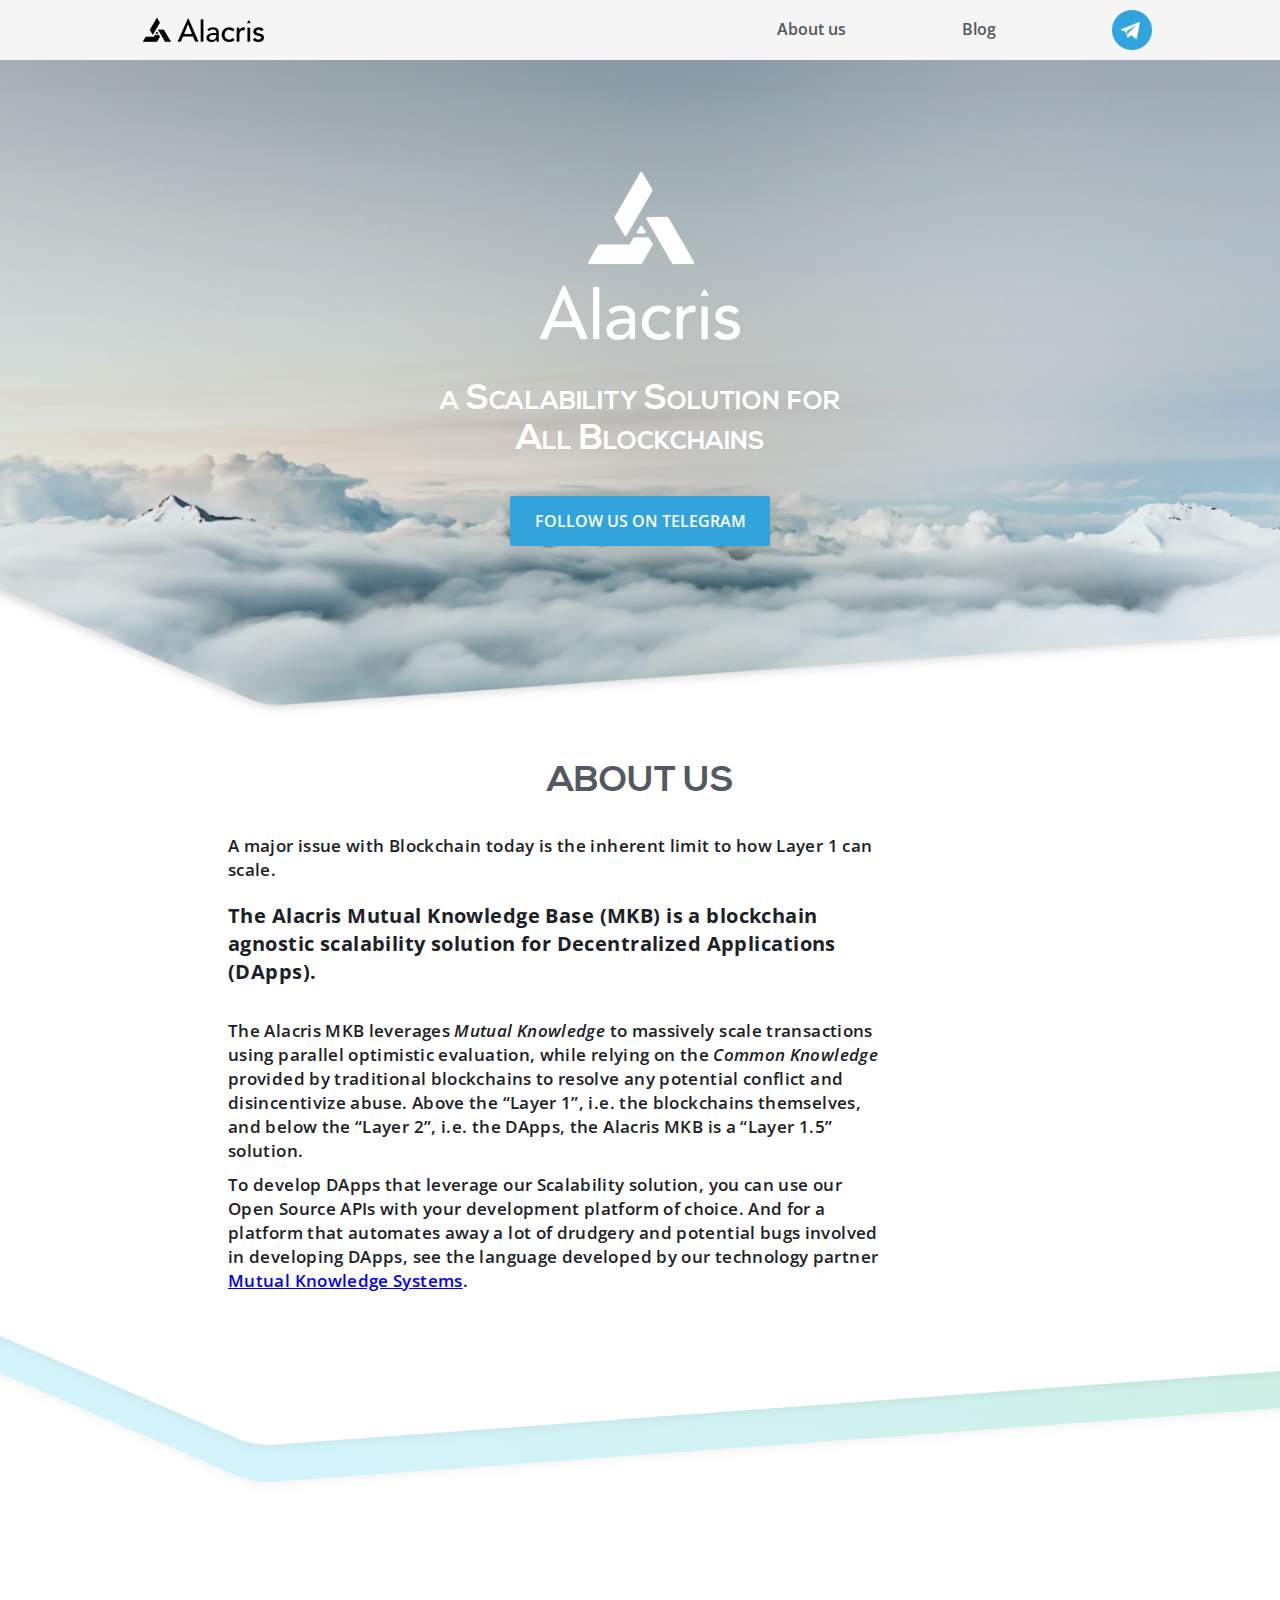
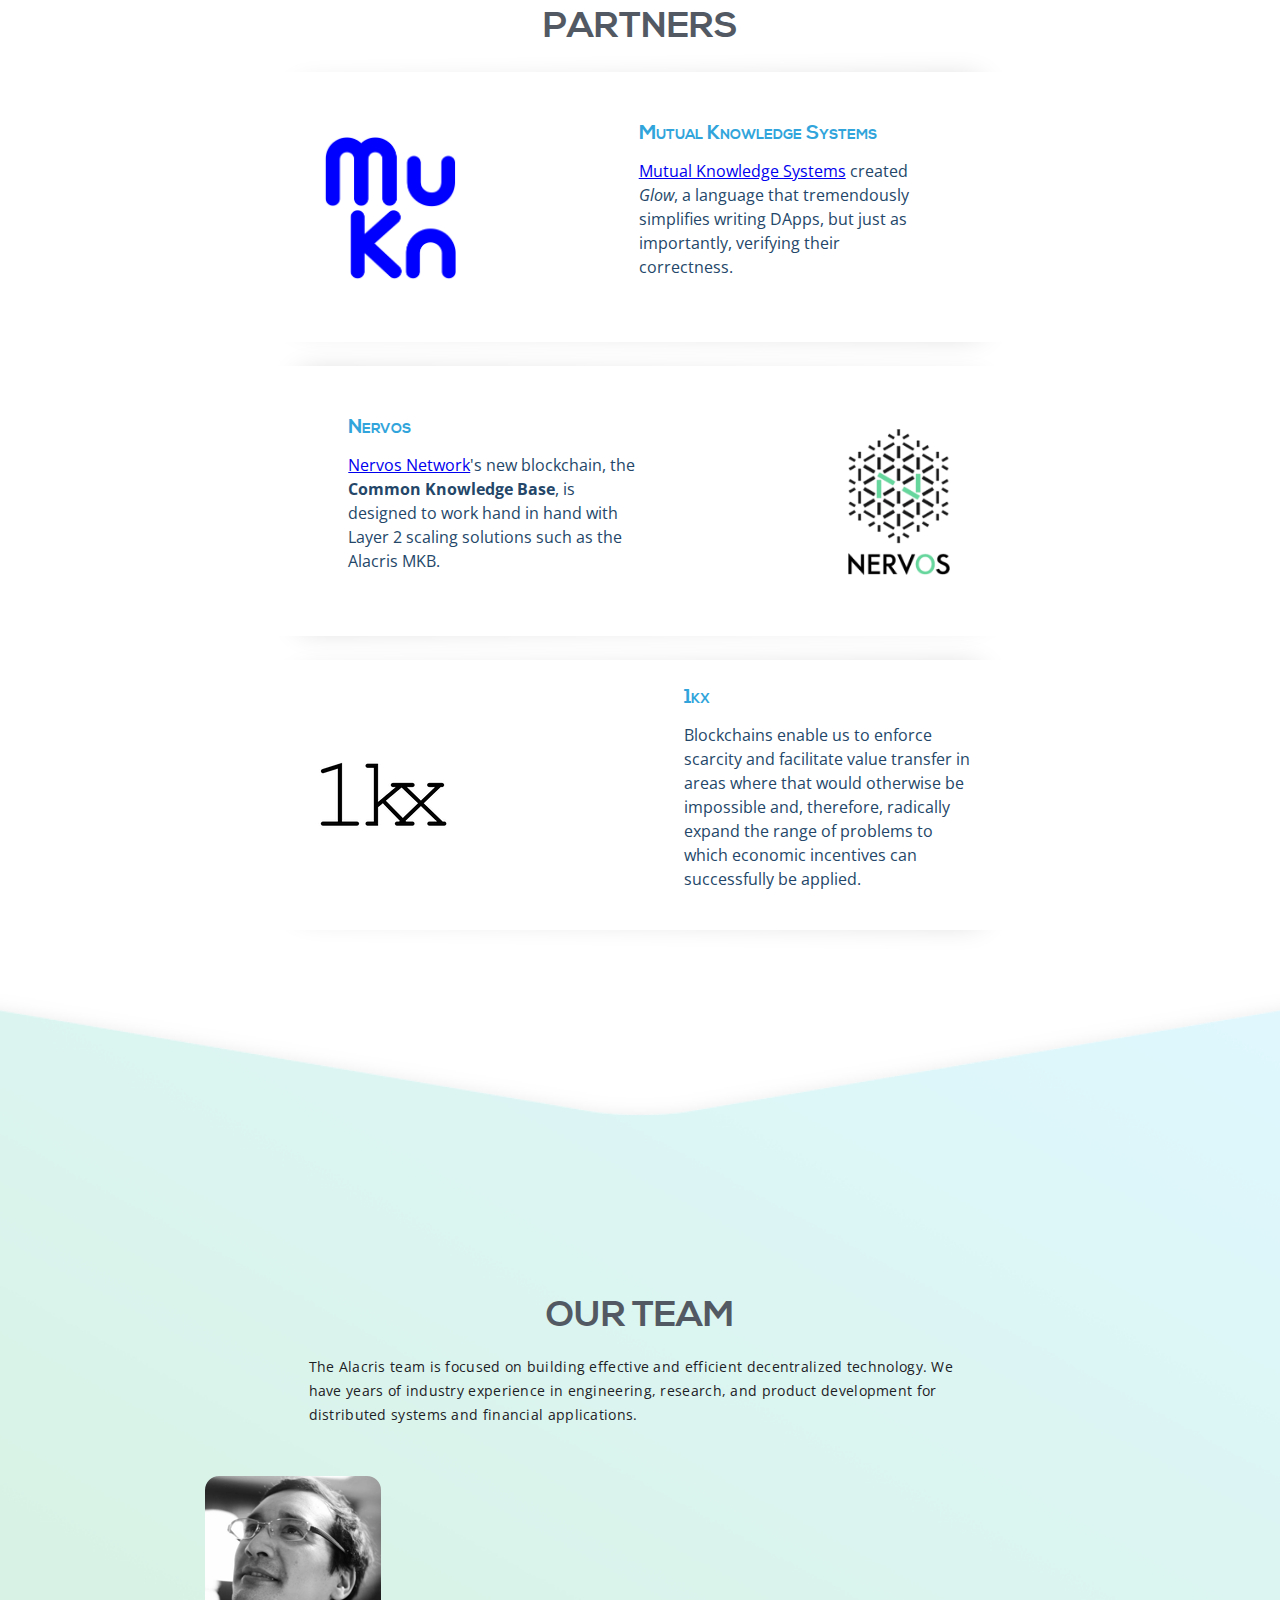
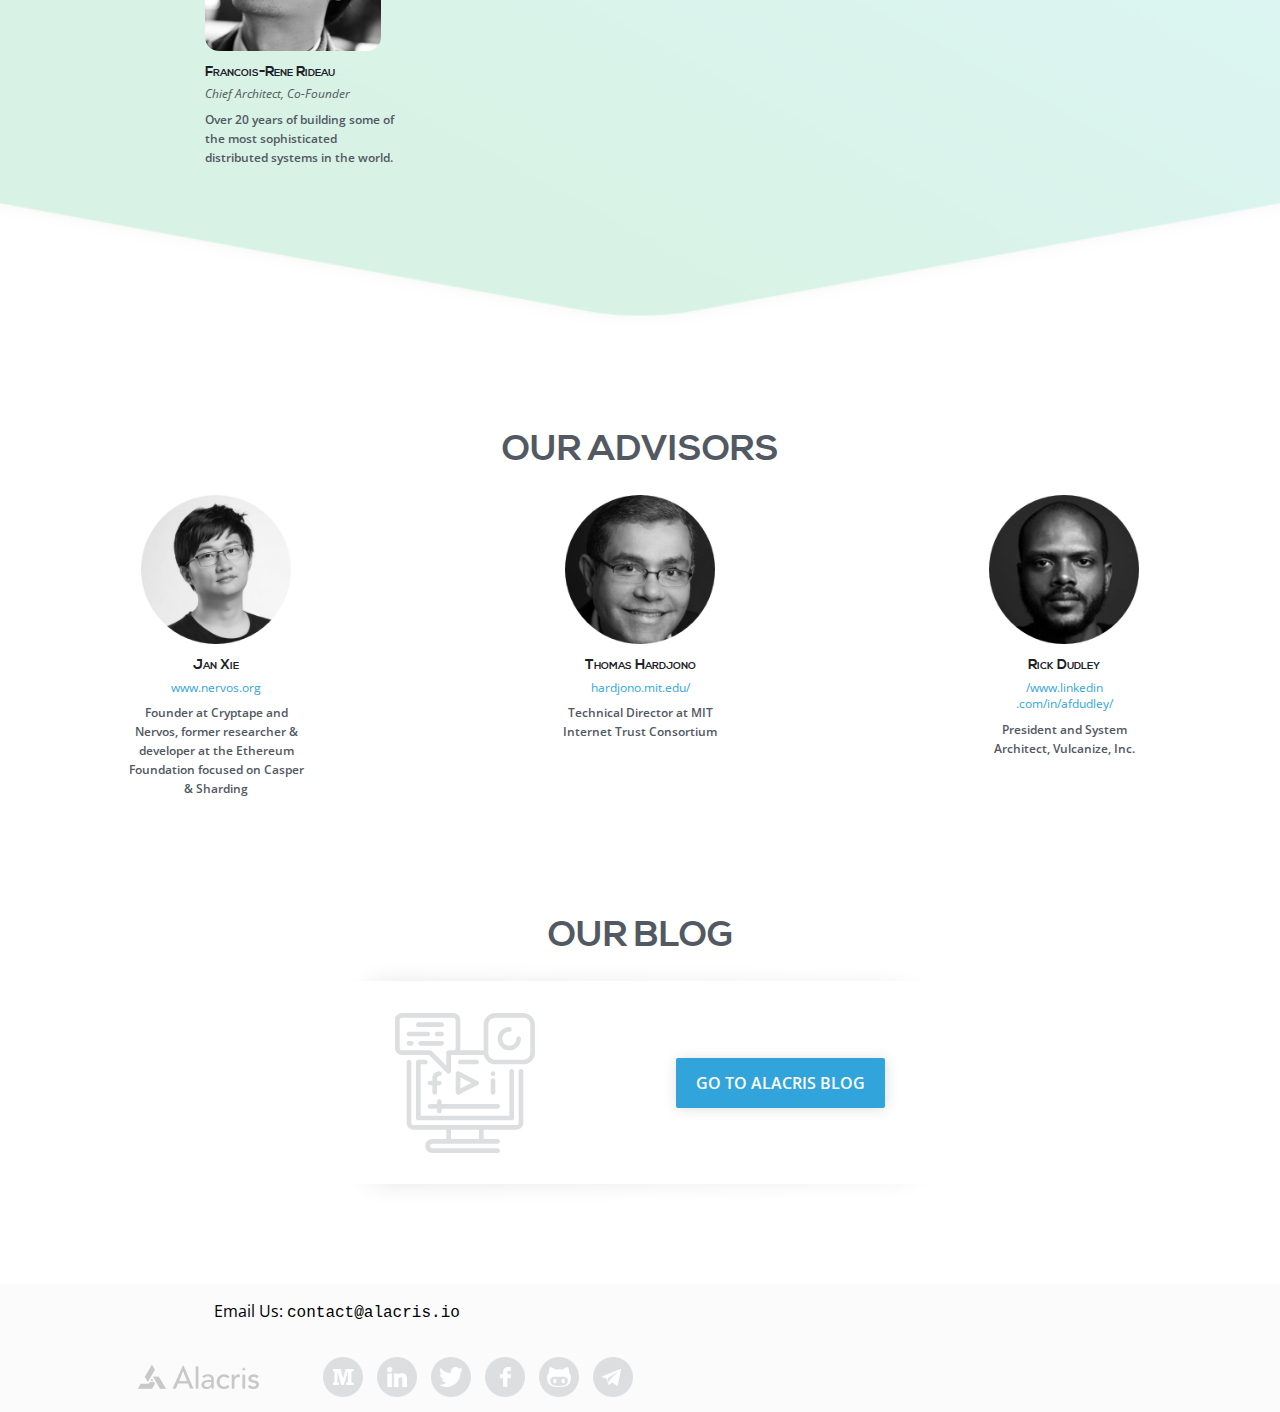
<file: index.html>
<!doctype html>
<html class="no-js" lang="">

<head>
  <meta charset="utf-8">
  <meta http-equiv="x-ua-compatible" content="ie=edge">
  <title>Alacris</title>
  <meta name="description" content="">
  <meta name="viewport" content="width=device-width, initial-scale=1, shrink-to-fit=no">

  <link rel="manifest" href="site.webmanifest">
  <!-- Place favicon.ico in the root directory -->

  <link rel="apple-touch-icon" sizes="180x180" href="img/favicon/apple-icon-180x180.png">
  <link rel="icon" type="image/png" sizes="32x32" href="img/favicon/favicon-32x32.png">
  <link rel="icon" type="image/png" sizes="16x16" href="img/favicon/favicon-16x16.png">
  <link rel="manifest" href="/site.webmanifest">
  <meta name="theme-color" content="#ffffff">

  <link href="https://fonts.googleapis.com/css?family=Open+Sans:400,400i,300i,600,700" rel="stylesheet">
  <link rel="stylesheet" href="css/normalize.css">
  <link rel="stylesheet" href="css/bootstrap-grid.css">
  <link href="https://fastcdn.org/Lightbox/2.8.1/css/lightbox.css" rel="stylesheet">
  <link rel="stylesheet" href="css/main.css">
</head>

<body>
  <!--[if lte IE 9]>
    <p class="browserupgrade">You are using an <strong>outdated</strong> browser. Please <a href="https://browsehappy.com/">upgrade your browser</a> to improve your experience and security.</p>
  <![endif]-->

  <!-- Add your site or application content here -->
  <h1 class="visuallyhidden">Alacris</h1>
  <header class="header">
    <ul class="mmenu__list">
    <!--  <li class="mmenu__item mmenu-item">
        <a href="#Home" class="mmenu-item__link">Alacris Operating System</a>
      </li>-->
      <li class="mmenu__item mmenu-item">
        <a href="#about-us" class="mmenu-item__link">About us</a>
      </li>
      <li class="mmenu__item mmenu-item">
        <a href="#partners" class="mmenu-item__link">Partners</a>
      </li>
      <li class="mmenu__item mmenu-item">
        <a href="#ourBlog" class="mmenu-item__link">Blog</a>
      </li>
    </ul>
    <div class="container">
      <div class="row header__row justify-content-between align-items-center">
        <div class="hidden-sm col-xs-auto header__hamburger-mob">
          <div class="hamburger header__hamburger">
            <div class="hamburger__inner"></div>
          </div>
        </div>
        <div class="col-md-3 col-auto header-logo__wrapper">
          <a href="#Home">
            <img src="img/optimized/logo/header__logo.png" srcset="img/logo/header__logo.png 2x" alt="Alacris" class="header__logo header-logo">
          </a>
        </div>
        <div class="col-lg-5 col-md-8 col-auto">
          <nav class="header__nav header-nav">
            <ul class="header-nav__list">
              <li class="header-nav__item header-nav-item">
                <a tabindex="1" href="#about-us" class="header-nav-item__link">About us</a>
              </li>
                <a tabindex="4" href="#ourBlog" target="_blank" class=" header-nav-item__link">Blog</a>
              </li>
              <li class="header-nav__item header-nav-item header-nav-item_telegram">
                <a href="https://t.me/alacrisio" target="_blank" class="header-nav-item-link_telegram"></a>
              </li>
            </ul>
          </nav>
          <a href="https://t.me/alacrisio" target="_blank" class="header-nav__telegram telegram-icon header-nav__telegram_mobile"></a>
        </div>
      </div>
    </div>
  </header>

  <section id="Home" class="hero">
    <div class="container hero__container">
      <img src="img/optimized/logo/hero__logo.png" srcset="img/logo/hero__logo.png 2x" alt="Alacris" class="hero__logo">
      <h2 class="h2 uppercase hero__title">
	      <span class="hero-title__span">a Scalability Solution for <br> All Blockchains</span>
      </h2>
      <a target="_blank" href="https://t.me/alacrisio" class="btn hero__btn">Follow us on Telegram</a>
    </div>
  </section>

  <section class="description">
    <div class="container description__container">
      <h3 id="about-us" class="title system__title">About us</h3>
      <div class="row description__row">
          <div class="description__system">
            <p class="description__text-bold">
              A major issue with Blockchain today is the inherent limit to how Layer 1 can scale.
            </p>
            <p class="description__text-bolder">
              The Alacris Mutual Knowledge Base (MKB) is a
              blockchain agnostic scalability solution
              for Decentralized Applications (DApps).
            </p>
            <p class="description__text-bold">
              The Alacris MKB leverages <em>Mutual Knowledge</em>
              to massively scale transactions using parallel optimistic evaluation,
              while relying on the <em>Common Knowledge</em> provided by traditional blockchains
              to resolve any potential conflict and disincentivize abuse.
              Above the “Layer 1”, i.e. the blockchains themselves,
              and below the “Layer 2”, i.e. the DApps,
              the Alacris MKB is a “Layer 1.5” solution.
            </p>
            <p class="description__text-bold">
              To develop DApps that leverage our Scalability solution,
              you can use our Open Source APIs with your development platform of choice.
              And for a platform that automates away a lot of drudgery and potential bugs
              involved in developing DApps, see the language developed by our technology partner
              <a href="https://mukn.io">Mutual Knowledge Systems</a>.
            </p>
          </div>
      </div>
    </div>
  </section>

  <section id="Partners" class="partners">
    <div class="container partners__container">
      <div class="partners__content">
        <h3 id="partners" class="title partners__title partners__title">Partners</h3>
        <div class="partners__card shadow-card partners-card">
          <div class="partners-card__info partners-card-info">
            <h4 class="partners-card-info__title">Mutual Knowledge Systems</h4>
            <p class="partners-card-info__text">
              <a href="https://mukn.io">Mutual Knowledge Systems</a>
              created <i>Glow</i>, a language
              that tremendously simplifies writing DApps,
              but just as importantly, verifying their correctness.
            </p>
          </div>
          <a href="https://mukn.io">
          <img src="img/partners/mukn-icon.png"
               alt="Mutual Knowledge Systems"
               class="partners-card__image partners-card__image_cake"></a>
        </div>
        <div class="partners__card shadow-card partners-card">
          <div class="partners-card__info partners-card-info">
            <h4 class="partners-card-info__title">Nervos</h4>
            <p class="partners-card-info__text">
              <a href="https://www.nervos.org">Nervos Network</a>'s new blockchain, the <b>Common Knowledge Base</b>,
              is designed to work hand in hand with Layer 2 scaling solutions
              such as the Alacris MKB.</p>
          </div>
          <a href="https://www.nervos.org"><img src="img/partners/nervos-logo.png"
               alt="Nervos"
               class="partners-card__image partners-card__image_cake"></a>
        </div>
        <div class="partners__card shadow-card partners-card">
          <div class="partners-card__info partners-card-info">
            <h4 class="partners-card-info__title">1kx</h4>
            <p class="partners-card-info__text">
              Blockchains enable us to enforce scarcity and facilitate
              value transfer in areas where that would otherwise be impossible and, therefore,
              radically expand the range of problems to which
              economic incentives can successfully be applied.</p>
          </div>
          <a href="http://1kx.capital"><img src="img/partners/1kx.png" alt="1kx"
               class="partners-card__image partners-card__image_speed"></a>
        </div>
      </div>
    </div>
  </section>

  <section id="OurTeam" class="blockchain">
    <div class="container">
      <h3 class="title blockchain__title">
        Our Team
      </h3>
      <p class="our-team__description">
        The Alacris team is focused on building effective and efficient decentralized technology.
        We have years of industry experience in engineering, research, and product development
        for distributed systems and financial applications.
      </p>
      <div class="row">
        <div class="team_container offset-sm-1">
          <ul class="team__list">
            <li class="team__list-item">
              <div class="team__list-img">
                <img class="" src="img/team/Francois-Rene_Rideau.png" alt="">
              </div>
              <strong class="team__list-name">Francois-Rene Rideau</strong>
              <em class="team__list-position">Chief Architect, Co-Founder</em>
              <p class="team__list-description">
                Over 20 years of building some of the most sophisticated distributed
                systems in the world.
              </p>
            </li>
<!--            <li class="team__list-item">
              <div class="team__list-img">
                <img class="" src="img/team/JR-Howard.png" alt="">
              </div>
              <strong class="team__list-name">JR Howard</strong>
              <em class="team__list-position">CFO</em>
              <p class="team__list-description">
                35 years experience as a CPA & CFO, specializing in startups with 10 successful acquisitions</p>
            </li> -->
          </ul>
	        <button id="showAll" class="team__btn btn">show all</button>
	        <button id="showLess" class="team__btn btn">show less</button>
        </div>
      </div>
    </div>
  </section>
  <section  class="who-we-are">
    <div class="container">
      <h3 class="title who-we-are__title">our advisors</h3>
      <section class="advisors">
        <ul class="advisors__list">
          <li class="advisors__list-item">
            <div class="advisors__list-img">
              <img class="" src="img/team/Jan_Xie.png" alt="">
            </div>
            <strong class="advisors__list-name">Jan Xie</strong>
            <a href="https://www.nervos.org/" target="_blank" class="advisors__list-link">www.nervos.org</a>
            <p class="advisors__list-position">
              Founder at Cryptape and Nervos, former researcher & developer
              at the Ethereum Foundation focused on Casper & Sharding
            </p>
          </li>
          <li class="advisors__list-item">
            <div class="advisors__list-img">
              <img class="" src="img/team/Thomas-Hardjono.png" alt="">
            </div>
            <strong class="advisors__list-name">Thomas Hardjono</strong>
            <a href="https://hardjono.mit.edu/" target="_blank" class="advisors__list-link">hardjono.mit.edu/</a>
            <p class="advisors__list-position">Technical Director at MIT Internet Trust Consortium</p>
          </li>
          <li class="advisors__list-item">
            <div class="advisors__list-img">
              <img class="" src="img/team/Rick_Dudley.png" alt="">
            </div>
            <strong class="advisors__list-name">Rick Dudley</strong>
            <a href="https://www.linkedin.com/in/afdudley/" target="_blank" class="advisors__list-link">/www.linkedin
                                                                                         .com/in/afdudley/</a>
            <p class="advisors__list-position">President and System Architect, Vulcanize, Inc.</p>
          </li>
        </ul>
      </section>
    </div>
  </section>

  <section id="ourBlog" class="our-blog">
    <h3 class="title our-blog__title">our blog</h3>
    <div class="container">
      <div class="our-blog__card shadow-card">
        <div class="our-blog__medium">
          <img src="img/icons/Blog.svg" alt="">
        </div>
        <a href="https://medium.com/alacris" target="_blank" class="btn our-blog__link">Go to Alacris Blog</a>
      </div>
    </div>
  </section>

  <footer class="footer">
    <div class="container footer__container">
      <div class="footer__top row">
        <ul class="footer__top-list">
          <li class="footer__top-item">Email Us: <tt>contact&#64;alacris.io</tt></li>
        </ul>
        <!-- <a href="" class="btn footer__top-email">Email Updates</a> -->
      </div>
      <div class="footer__bottom">
        <div class="col-auto">
          <a href="#Home">
            <img src="img/optimized/logo/header__logo.png" srcset="img/logo/header__logo.png 2x" alt="Alacris logo" class="footer__logo">
          </a>
        </div>
        <ul class="footer__bottom-social">
          <li><a class="footer__bottom-item footer__bottom-item_medium"
                 href="https://medium.com/alacris" target="_blank"></a></li>
          <li><a class="footer__bottom-item footer__bottom-item_linkedin"
                 href="https://www.linkedin.com/company/alacris-protocol" target="_blank"></a></li>
          <li><a class="footer__bottom-item footer__bottom-item_twitter"
                 href="https://twitter.com/alacrisos" target="_blank"></a></li>
          <li><a class="footer__bottom-item footer__bottom-item_facebook"
                 href="https://www.facebook.com/alacrisos/" target="_blank"></a></li>
          <li><a class="footer__bottom-item footer__bottom-item_github"
                 href="https://github.com/AlacrisIO" target="_blank"></a></li>
          <li><a class="footer__bottom-item footer__bottom-item_telegram"
                 href="https://t.me/alacrisio" target="_blank"></a></li>
        </ul>
      </div>
    </div>
  </footer>

  <!--<div class="col-auto">
    <a href="https://t.me/alacrisio" target="_blank" class="footer__telegram"></a>
  </div>-->
  <!-- POPUP MARKUP -->

  <div class="popup">
    <div class="popup__content">
      <div class="popup__image-wrapper">
        <img src="img/popup/Pierre-Yves_popup.png" alt="Advisor Photo" class="popup__image">
      </div>
      <div class="popup__info">
        <div class="popup__name-position-wrapper">
          <p class="popup__name">Test Name</p>
          <p class="popup__position">test position</p>
        </div>
        <p class="popup__cv">Lorem ipsum dolor sit, amet consectetur adipisicing elit. Distinctio facilis dolorum, illo
          hic perspiciatis minus incidunt commodi, error facere praesentium accusantium, obcaecati magni eveniet eos
          accusamus modi animi ut eum.</p>
        <div class="popup__bottom">
          <ul class="popup__socials">

          </ul>
          <a href="#" target="_blank" class="popup__link"></a>
        </div>
      </div>
    </div>
    <div class="popup__close"></div>
  </div>
  <div class="popup__shadow"></div>
  <!-- POPUP MARKUP END-->
  <script src="js/vendor/modernizr-3.6.0.min.js"></script>
  <script src="https://code.jquery.com/jquery-3.3.1.min.js" integrity="sha256-FgpCb/KJQlLNfOu91ta32o/NMZxltwRo8QtmkMRdAu8="
    crossorigin="anonymous"></script>
  <script src="https://fastcdn.org/Lightbox/2.8.1/js/lightbox.min.js"></script>
  <script>
      lightbox.option({
          'resizeDuration' : 200,
          'wrapAround' : true
      });
  </script>
  <script>
    window.jQuery || document.write('<script src="js/vendor/jquery-3.3.1.min.js"><\/script>')

  </script>
  <script src="js/plugins.js"></script>
  <script src="js/main.js"></script>

  <!-- Google Analytics: change UA-XXXXX-Y to be your site's ID. -->
  <script>
    window.ga = function () {
      ga.q.push(arguments)
    };
    ga.q = [];
    ga.l = +new Date;
    ga('create', 'UA-126531474-1', 'auto');
    ga('send', 'pageview')

  </script>
  <script src="https://www.google-analytics.com/analytics.js" async defer></script>

  <img src="img/popup/Max-Faingezicht_popup.png" class="cached-image">
  <img src="img/popup/Nada-Amin_popup.png" class="cached-image">
  <img src="img/popup/Pierre-Yves_popup.png" class="cached-image">
  <img src="img/popup/Rick-Dudley_popup.png" class="cached-image">
  <img src="img/popup/Thomas-Hardjono_popup.png" class="cached-image">
  <!-- Start of HubSpot Embed Code -->
  <script type="text/javascript" id="hs-script-loader" async defer src="//js.hs-scripts.com/5315043.js"></script>
  <!-- End of HubSpot Embed Code -->
</body>

</html>
</file>
